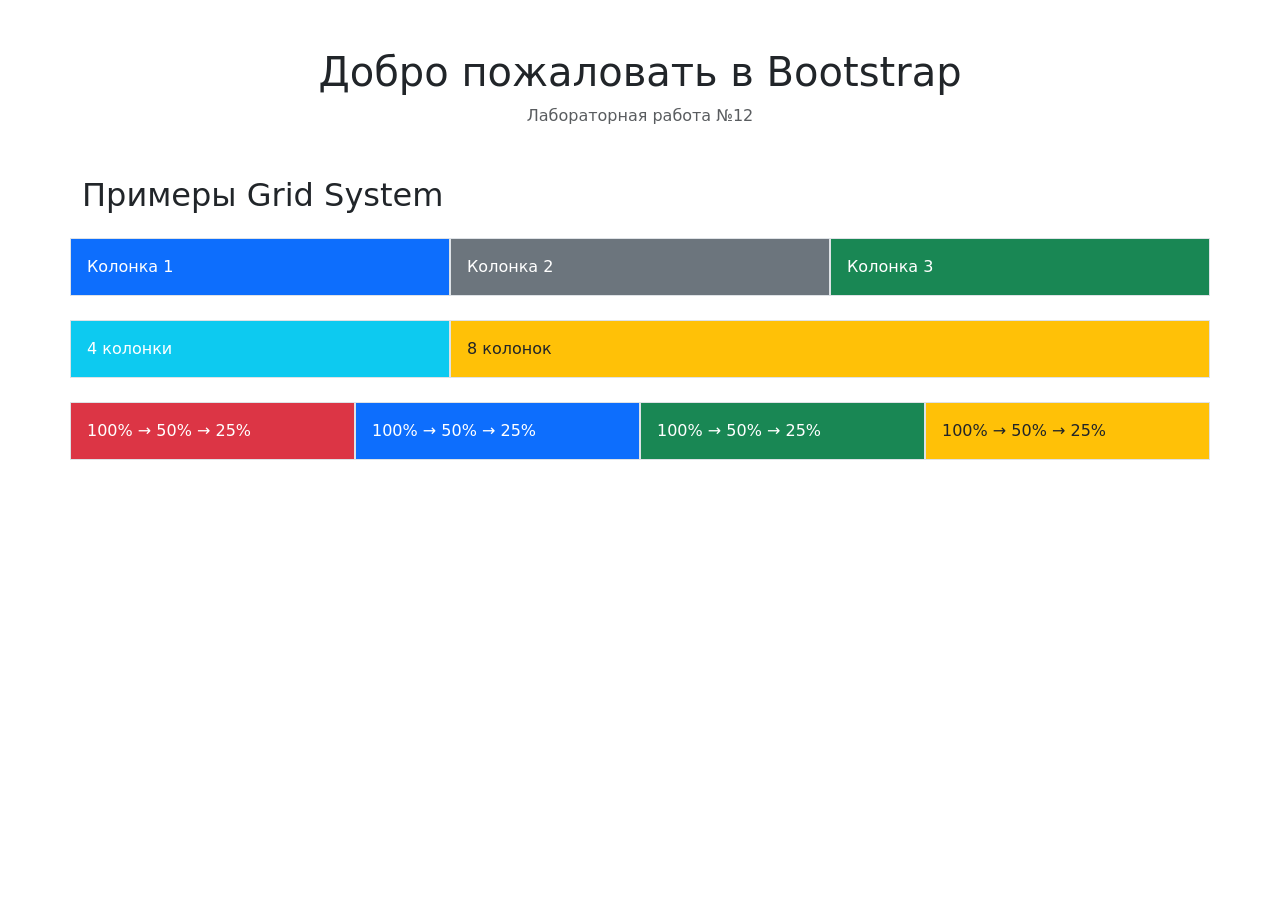
<file: index.html>
<!DOCTYPE html>
<html lang="ru">
<head>
    <meta charset="UTF-8">
    <meta name="viewport" content="width=device-width, initial-scale=10">
    <title>Bootstrap Lab - Bogdanov Shumila</title>
   <link href="https://cdn.jsdelivr.net/npm/bootstrap@5.3.8/dist/css/bootstrap.min.css" rel="stylesheet" integrity="sha384-sRIl4kxILFvY47J16cr9ZwB07vP4J8+LH7qKQnuqkuIAvNWLzeN8tE5YBujZqJLB" crossorigin="anonymous">
    <link rel="stylesheet" href="custom.css"/>
</head>
<body>
    <div class="container">
        <h1 class="text-center mt-5">Добро пожаловать в Bootstrap</h1>
        <p class="text-center text-muted">Лабораторная работа №12</p>
    </div>
    
    <div class="container mt-5">
<h2 class="mb-4">Примеры Grid System</h2>
<!-- Пример 1: Равные колонки -->
<div class="row mb-4">
<div class="col bg-primary text-white p-3 border">Колонка 1</div>
<div class="col bg-secondary text-white p-3 border">Колонка 2</div>
<div class="col bg-success text-white p-3 border">Колонка 3</div>
</div>
<!-- Пример 2: Фиксированная ширина -->
<div class="row mb-4">
<div class="col-4 bg-info text-white p-3 border">4 колонки</div>
<div class="col-8 bg-warning text-dark p-3 border">8 колонок</div>
</div>
<!-- Пример 3: Адаптивные колонки -->
<div class="row mb-4">
<div class="col-12 col-md-6 col-lg-3 bg-danger text-white p-3 border mb-2">100% → 50% → 25%</div>
<div class="col-12 col-md-6 col-lg-3 bg-primary text-white p-3 border mb-2">100% → 50% → 25%</div>
<div class="col-12 col-md-6 col-lg-3 bg-success text-white p-3 border mb-2">100% → 50% → 25%</div>
<div class="col-12 col-md-6 col-lg-3 bg-warning text-dark p-3 border mb-2">100% → 50% → 25%</div>
</div>
</div>
<script src="https://cdn.jsdelivr.net/npm/bootstrap@5.3.8/dist/js/bootstrap.bundle.min.js" integrity="sha384-FKyoEForCGlyvwx9Hj09JcYn3nv7wiPVlz7YYwJrWVcXK/BmnVDxM+D2scQbITxI" crossorigin="anonymous">
    </script>
</body>
</html>
</file>
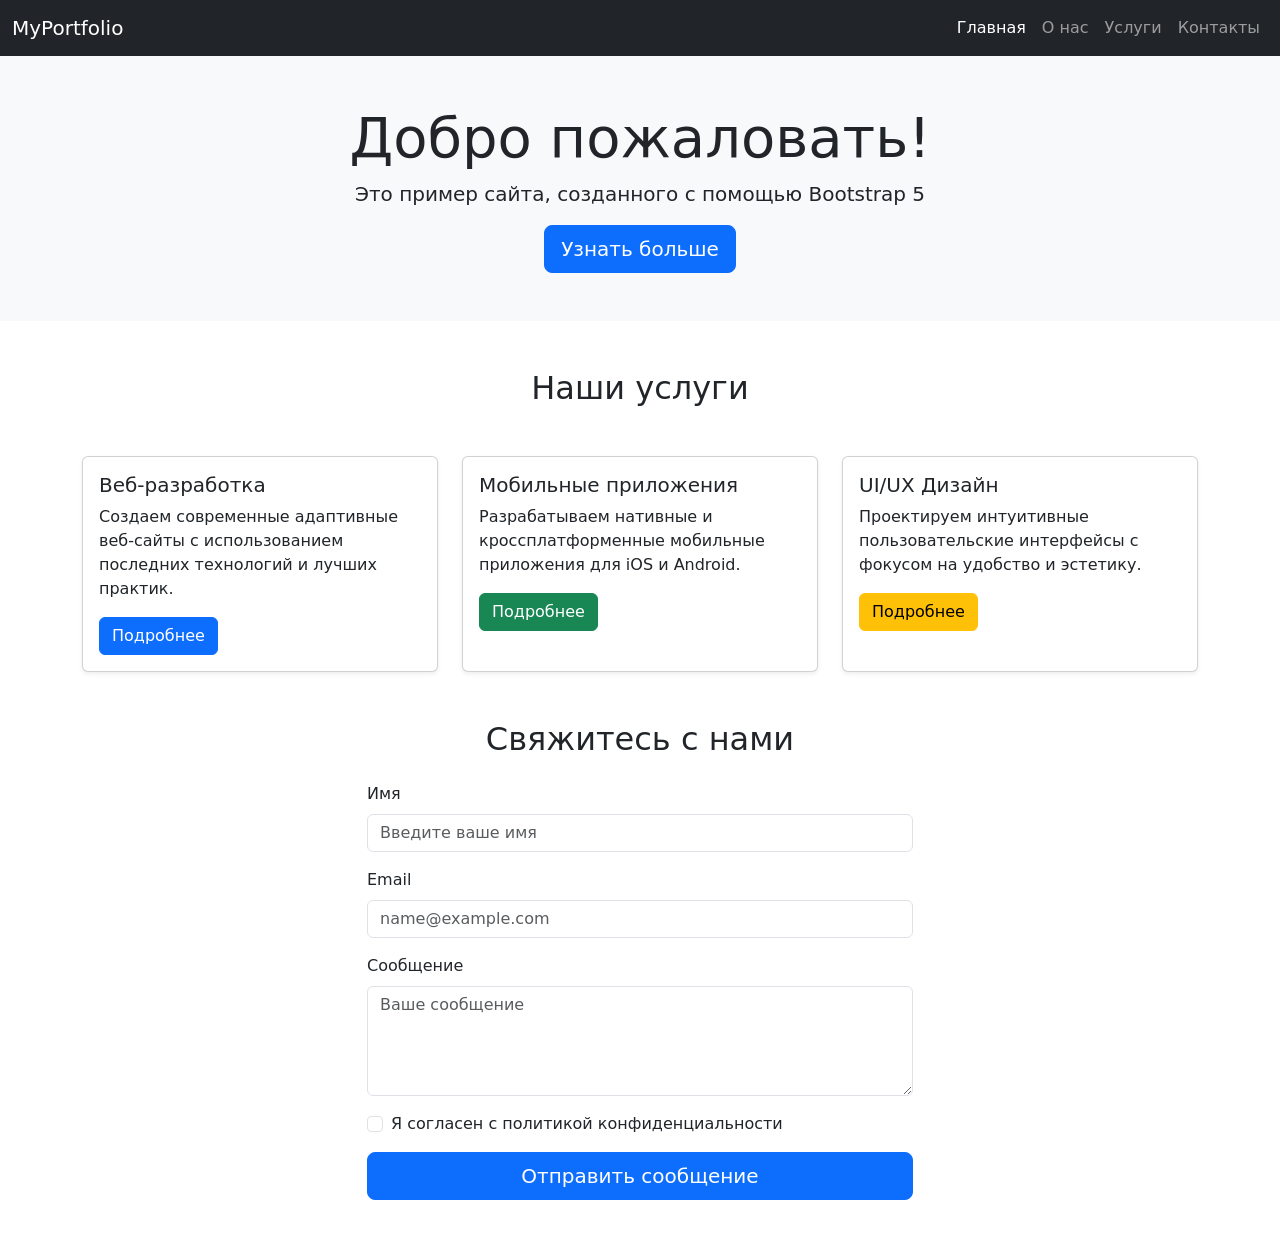
<file: experiment.html>
<!doctype html>
<html lang="ru">
  <head>
    <meta charset="UTF-8" />
    <meta name="viewport" content="width=device-width, initial-scale=1.0" />
    <title>Эксперимент с Bootstrap</title>
    <link
      href="https://cdn.jsdelivr.net/npm/bootstrap@5.3.8/dist/css/bootstrap.min.css"
      rel="stylesheet"
      integrity="sha384-sRIl4kxILFvY47J16cr9ZwB07vP4J8+LH7qKQnuqkuIAvNWLzeN8tE5YBujZqJLB"
      crossorigin="anonymous"
    />
    <link rel="stylesheet" href="custom.css" />
  </style>
</head>
<body>
  <!-- Навигационная панель -->
<nav class="navbar navbar-expand-lg navbar-dark bg-dark">
<div class="container-fluid">
<a class="navbar-brand" href="#">MyPortfolio</a>

<button
class="navbar-toggler"
type="button"
data-bs-toggle="collapse"
data-bs-target="#navbarNav"
aria-controls="navbarNav"
aria-expanded="false"
aria-label="Toggle navigation"
>
<span class="navbar-toggler-icon"></span>
</button>
<!-- Пункты меню -->
<div class="collapse navbar-collapse" id="navbarNav">
<ul class="navbar-nav ms-auto">
<li class="nav-item">
<a class="nav-link active" href="#home">Главная</a>
</li>
<li class="nav-item">
<a class="nav-link" href="#about">О нас</a>
</li>
<li class="nav-item">
<a class="nav-link" href="#services">Услуги</a>
</li>
<li class="nav-item">
<a class="nav-link" href="#contact">Контакты</a>
</li>
</ul>
</div>
</div>
</nav>
<!-- Hero секция -->
<div class="container-fluid bg-light py-5" id="home">
<div class="container text-center">
<h1 class="display-4">Добро пожаловать!</h1>
<p class="lead">Это пример сайта, созданного с помощью Bootstrap 5</p>
<button class="btn btn-primary btn-lg">Узнать больше</button>
</div>
</div>
<!-- Секция с карточками -->
<div class="container my-5" id="services">
<h2 class="text-center mb-5">Наши услуги</h2>
<div class="row g-4">
<!-- Карточка 1 -->
<div class="col-12 col-md-6 col-lg-4">
<div class="card h-100 shadow-sm">
<div class="card-body">
<h5 class="card-title">Веб-разработка</h5>
<p class="card-text">
Создаем современные адаптивные веб-сайты с использованием
последних технологий и лучших практик.
</p>
<a href="#" class="btn btn-primary">Подробнее</a>
</div>
</div>
</div>
<!-- Карточка 2 -->
<div class="col-12 col-md-6 col-lg-4">
<div class="card h-100 shadow-sm">
<div class="card-body">
<h5 class="card-title">Мобильные приложения</h5>
<p class="card-text">
Разрабатываем нативные и кроссплатформенные мобильные приложения
для iOS и Android.
</p>
<a href="#" class="btn btn-success">Подробнее</a>
</div>
</div>
</div>
<!-- Карточка 3 -->
<div class="col-12 col-md-6 col-lg-4">
<div class="card h-100 shadow-sm">
<div class="card-body">
<h5 class="card-title">UI/UX Дизайн</h5>
<p class="card-text">
Проектируем интуитивные пользовательские интерфейсы с фокусом на
удобство и эстетику.
</p>
<a href="#" class="btn btn-warning">Подробнее</a>
</div>
</div>
</div>
</div>
</div>
<!-- Секция с формой -->
<div class="container my-5" id="contact">
<div class="row justify-content-center">
<div class="col-lg-6">
<h2 class="text-center mb-4">Свяжитесь с нами</h2>
<form id="contactForm" class="needs-validation" novalidate>
<!-- Имя -->
<div class="mb-3">
<label for="name" class="form-label">Имя</label>
<input
type="text"
class="form-control"
id="name"
placeholder="Введите ваше имя"
required
/>
<div class="invalid-feedback">Пожалуйста, введите ваше имя</div>
</div>
<!-- Email -->
<div class="mb-3">
<label for="email" class="form-label">Email</label>
<input
type="email"
class="form-control"
id="email"
placeholder="name@example.com"
required
/>
<div class="invalid-feedback">
Пожалуйста, введите корректный email
</div>
</div>
<!-- Сообщение -->
<div class="mb-3">
<label for="message" class="form-label">Сообщение</label>
<textarea
class="form-control"
id="message"
rows="4"
placeholder="Ваше сообщение"
required
></textarea>
<div class="invalid-feedback">Пожалуйста, введите сообщение</div>
</div>
<!-- Checkbox -->
<div class="mb-3 form-check">
<input
type="checkbox"
class="form-check-input"
id="agree"
required
/>
<label class="form-check-label" for="agree">
Я согласен с политикой конфиденциальности
</label>
<div class="invalid-feedback">
Вы должны согласиться с условиями
</div>
</div>
<!-- Кнопка отправки -->
<div class="d-grid">
<button type="submit" class="btn btn-primary btn-lg">
Отправить сообщение
</button>
</div>
</form>
</div>
</div>
</div>
  <script src="https://cdn.jsdelivr.net/npm/bootstrap@5.3.8/dist/js/bootstrap.bundle.min.js" integrity="sha384-FKyoEForCGlyvwx9Hj09JcYn3nv7wiPVlz7YYwJrWVcXK/BmnVDxM+D2scQbITxI" crossorigin="anonymous"></script>
  <script>
// Валидация формы Bootstrap
(function () {
"use strict";
const form = document.getElementById("contactForm");
form.addEventListener(
"submit",
function (event) {
if (!form.checkValidity()) {
event.preventDefault();
event.stopPropagation();
} else {
event.preventDefault();
alert("Форма успешно отправлена!");
form.reset();
form.classList.remove("was-validated");
}
form.classList.add("was-validated");
},
false
);
})();
</script>
</body>
</html>
</file>
<file: custom.css>
.card {
    transform: transform 0.3s ease;
}
.card:hover {
    transform: scale(1.05);
}
</file>
